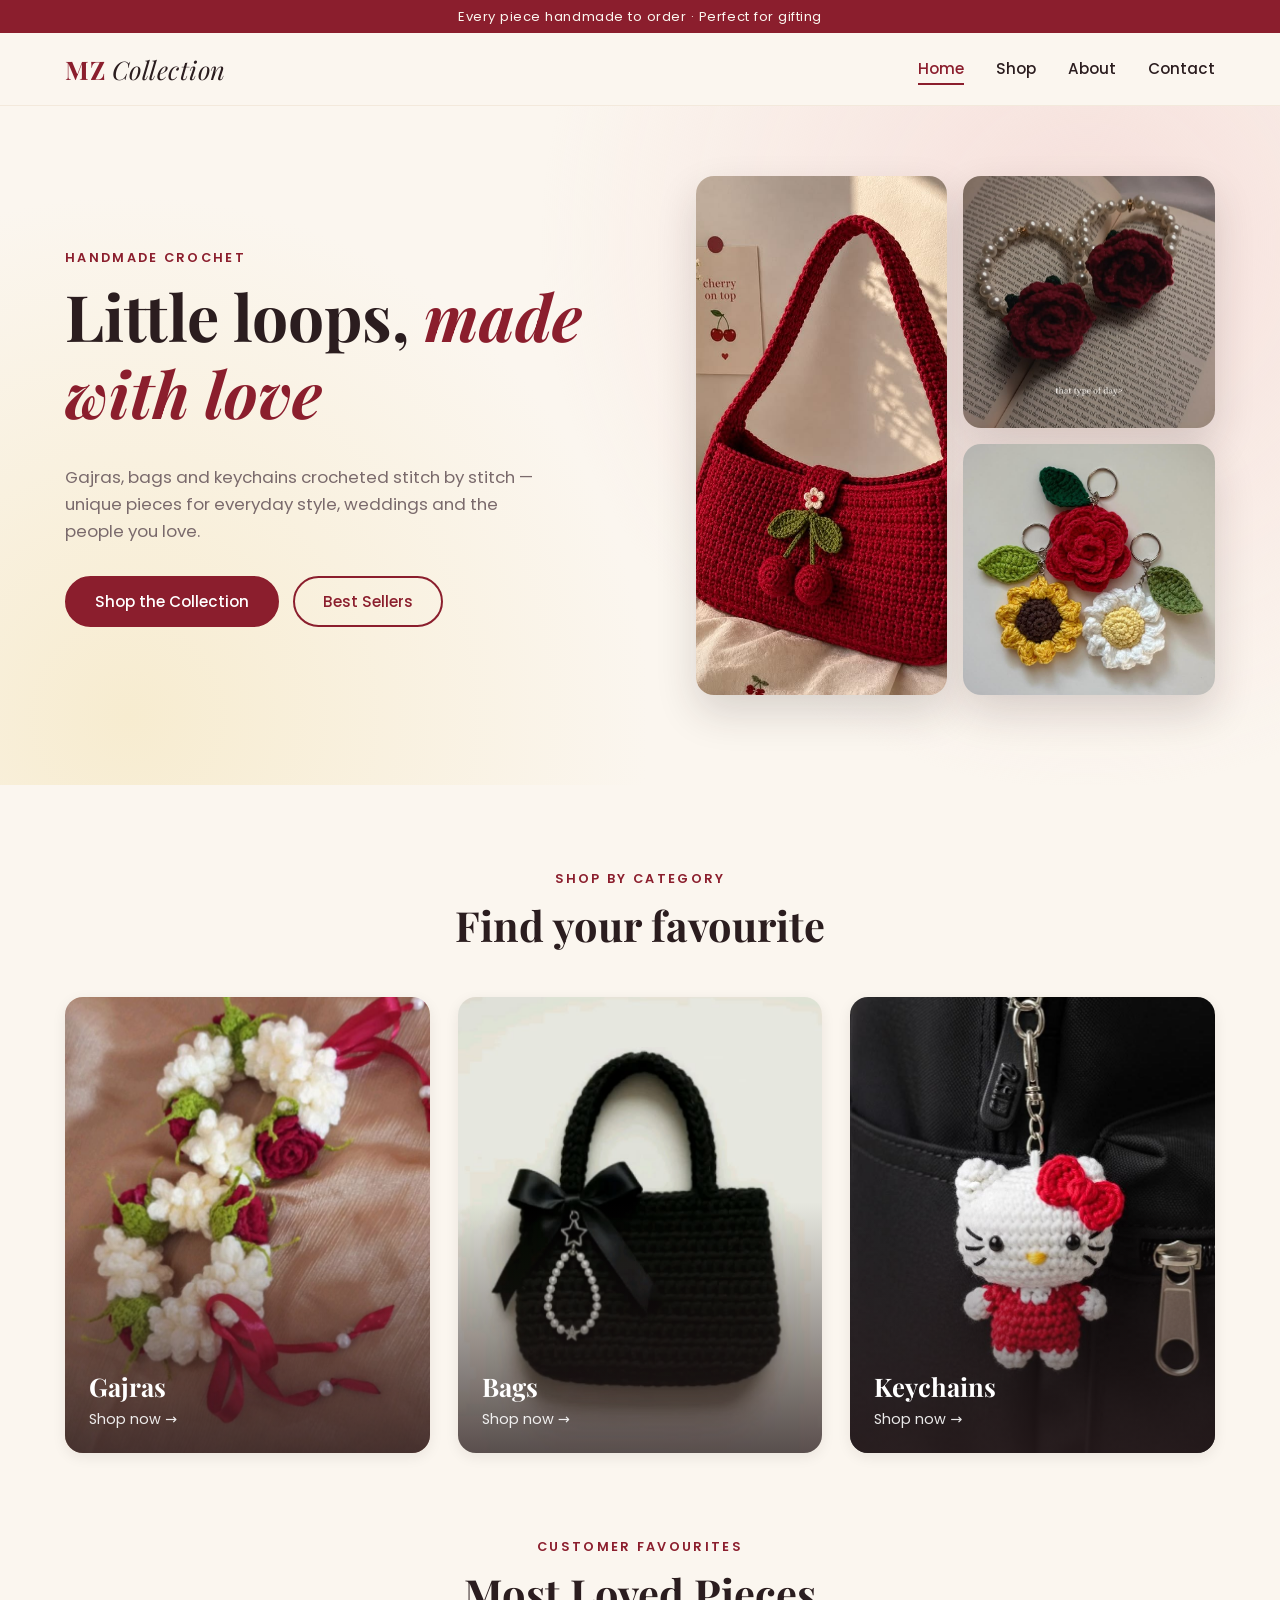
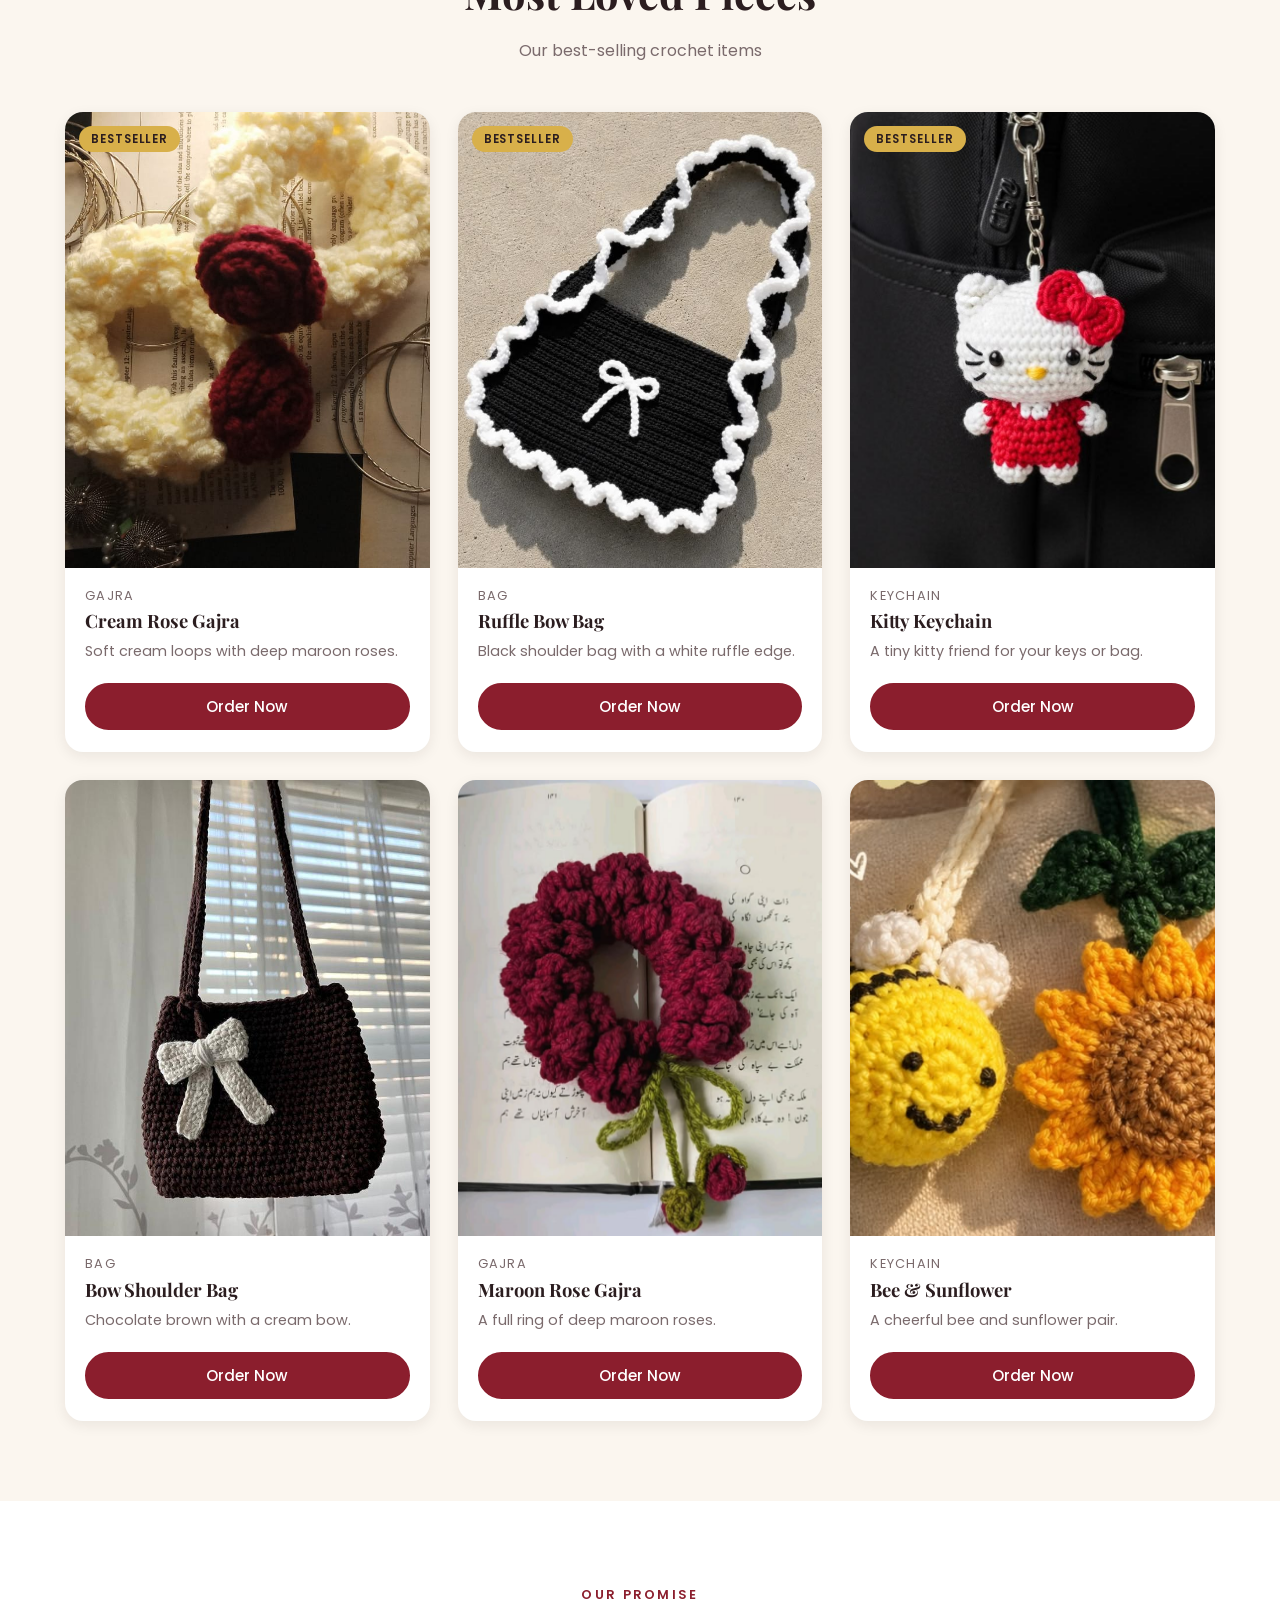
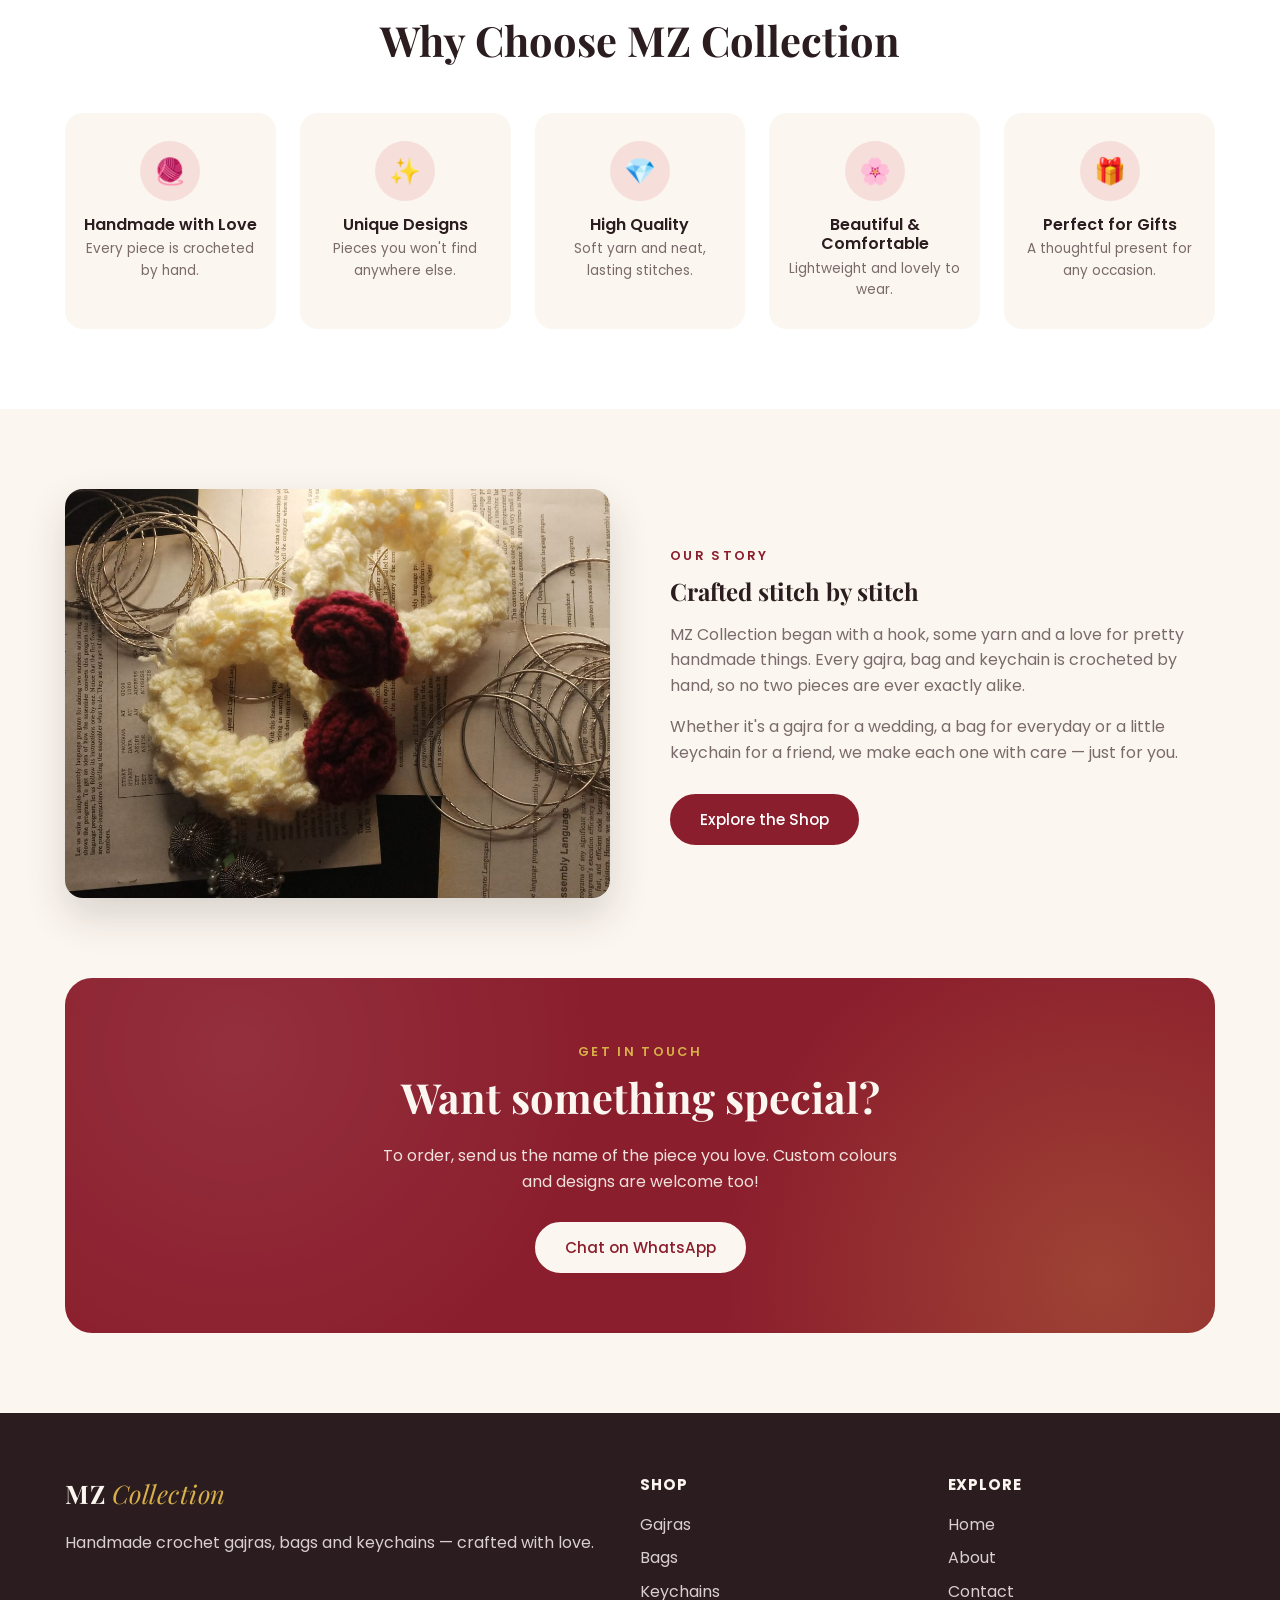
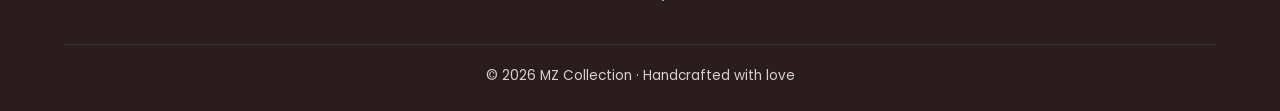
<file: index.html>
<!DOCTYPE html>
<html lang="en">
<head>
  <meta charset="UTF-8">
  <meta name="viewport" content="width=device-width, initial-scale=1.0">
  <title>MZ Collection | Handmade Crochet with Love</title>
  <meta name="description" content="Handmade crochet gajras, bags and keychains by MZ Collection — unique designs, perfect for gifts.">

  <link rel="preconnect" href="https://fonts.googleapis.com">
  <link rel="preconnect" href="https://fonts.gstatic.com" crossorigin>
  <link href="https://fonts.googleapis.com/css2?family=Playfair+Display:ital,wght@0,500;0,700;1,500&family=Poppins:wght@300;400;500;600&display=swap" rel="stylesheet">
  <link rel="stylesheet" href="assets/css/style.css">
</head>

<body>
  <!-- ========== Header ========== -->
  <header class="site-header">
    <div class="announcement">Every piece handmade to order &middot; Perfect for gifting</div>
    <nav class="nav container">
      <a href="index.html" class="logo">MZ <span>Collection</span></a>
      <button class="nav-toggle" aria-label="Open menu" aria-expanded="false">
        <span></span><span></span><span></span>
      </button>
      <ul class="nav-links">
        <li><a href="index.html" class="active">Home</a></li>
        <li><a href="#shop">Shop</a></li>
        <li><a href="#about">About</a></li>
        <li><a href="#contact">Contact</a></li>
      </ul>
    </nav>
  </header>

  <main>
    <!-- ========== Hero ========== -->
    <section class="hero">
      <div class="container hero-grid">
        <div class="reveal">
          <span class="eyebrow">Handmade Crochet</span>
          <h1>Little loops, <em>made with love</em></h1>
          <p>Gajras, bags and keychains crocheted stitch by stitch — unique pieces for everyday style, weddings and the people you love.</p>
          <div class="hero-actions">
            <a href="#shop" class="btn">Shop the Collection</a>
            <a href="#bestsellers" class="btn btn-outline">Best Sellers</a>
          </div>
        </div>
        <div class="hero-collage reveal">
          <img src="assets/images/bags/cherry-bag.jpeg" alt="Red crochet cherry bag">
          <img src="assets/images/gajras/pearl-rose-gajra.jpeg" alt="Pearl and rose crochet gajra">
          <img src="assets/images/keychains/flower-keychains.jpeg" alt="Crochet flower keychains">
        </div>
      </div>
    </section>

    <!-- ========== Categories ========== -->
    <section class="section" id="shop">
      <div class="container">
        <div class="section-title reveal">
          <span class="eyebrow">Shop by Category</span>
          <h2>Find your favourite</h2>
        </div>
        <div class="category-grid">
          <a href="pages/gajras.html" class="category-card reveal">
            <img src="assets/images/gajras/bridal-gajra.jpeg" alt="Crochet gajras">
            <div class="label">
              <h3>Gajras</h3>
              <span>Shop now &rarr;</span>
            </div>
          </a>
          <a href="pages/bags.html" class="category-card reveal">
            <img src="assets/images/bags/pearl-charm-bag.jpeg" alt="Crochet bags">
            <div class="label">
              <h3>Bags</h3>
              <span>Shop now &rarr;</span>
            </div>
          </a>
          <a href="pages/keychains.html" class="category-card reveal">
            <img src="assets/images/keychains/kitty-keychain.jpeg" alt="Crochet keychains">
            <div class="label">
              <h3>Keychains</h3>
              <span>Shop now &rarr;</span>
            </div>
          </a>
        </div>
      </div>
    </section>

    <!-- ========== Best sellers ========== -->
    <section class="section" id="bestsellers" style="padding-top: 0">
      <div class="container">
        <div class="section-title reveal">
          <span class="eyebrow">Customer Favourites</span>
          <h2>Most Loved Pieces</h2>
          <p>Our best-selling crochet items</p>
        </div>
        <div class="product-grid cols-3">
          <article class="product-card reveal">
            <div class="media">
              <span class="badge">Bestseller</span>
              <img src="assets/images/gajras/cream-rose-gajra.jpeg" alt="Cream rose crochet gajra">
            </div>
            <div class="info">
              <span class="category">Gajra</span>
              <h3>Cream Rose Gajra</h3>
              <p>Soft cream loops with deep maroon roses.</p>
              <a class="btn" data-order="Cream Rose Gajra">Order Now</a>
            </div>
          </article>
          <article class="product-card reveal">
            <div class="media">
              <span class="badge">Bestseller</span>
              <img src="assets/images/bags/ruffle-bag.jpeg" alt="Black crochet bag with white ruffle trim">
            </div>
            <div class="info">
              <span class="category">Bag</span>
              <h3>Ruffle Bow Bag</h3>
              <p>Black shoulder bag with a white ruffle edge.</p>
              <a class="btn" data-order="Ruffle Bow Bag">Order Now</a>
            </div>
          </article>
          <article class="product-card reveal">
            <div class="media">
              <span class="badge">Bestseller</span>
              <img src="assets/images/keychains/kitty-keychain.jpeg" alt="Kitty crochet keychain">
            </div>
            <div class="info">
              <span class="category">Keychain</span>
              <h3>Kitty Keychain</h3>
              <p>A tiny kitty friend for your keys or bag.</p>
              <a class="btn" data-order="Kitty Keychain">Order Now</a>
            </div>
          </article>
          <article class="product-card reveal">
            <div class="media">
              <img src="assets/images/bags/bow-shoulder-bag.jpeg" alt="Brown crochet bag with cream bow">
            </div>
            <div class="info">
              <span class="category">Bag</span>
              <h3>Bow Shoulder Bag</h3>
              <p>Chocolate brown with a cream bow.</p>
              <a class="btn" data-order="Bow Shoulder Bag">Order Now</a>
            </div>
          </article>
          <article class="product-card reveal">
            <div class="media">
              <img src="assets/images/gajras/rose-gajra.jpeg" alt="Maroon rose crochet gajra">
            </div>
            <div class="info">
              <span class="category">Gajra</span>
              <h3>Maroon Rose Gajra</h3>
              <p>A full ring of deep maroon roses.</p>
              <a class="btn" data-order="Maroon Rose Gajra">Order Now</a>
            </div>
          </article>
          <article class="product-card reveal">
            <div class="media">
              <img src="assets/images/keychains/bee-sunflower-keychain.jpeg" alt="Bee and sunflower crochet keychains">
            </div>
            <div class="info">
              <span class="category">Keychain</span>
              <h3>Bee &amp; Sunflower</h3>
              <p>A cheerful bee and sunflower pair.</p>
              <a class="btn" data-order="Bee &amp; Sunflower Keychain">Order Now</a>
            </div>
          </article>
        </div>
      </div>
    </section>

    <!-- ========== Why choose us ========== -->
    <section class="section features">
      <div class="container">
        <div class="section-title reveal">
          <span class="eyebrow">Our Promise</span>
          <h2>Why Choose MZ Collection</h2>
        </div>
        <div class="feature-grid">
          <div class="feature reveal">
            <div class="icon">🧶</div>
            <h3>Handmade with Love</h3>
            <p>Every piece is crocheted by hand.</p>
          </div>
          <div class="feature reveal">
            <div class="icon">✨</div>
            <h3>Unique Designs</h3>
            <p>Pieces you won't find anywhere else.</p>
          </div>
          <div class="feature reveal">
            <div class="icon">💎</div>
            <h3>High Quality</h3>
            <p>Soft yarn and neat, lasting stitches.</p>
          </div>
          <div class="feature reveal">
            <div class="icon">🌸</div>
            <h3>Beautiful &amp; Comfortable</h3>
            <p>Lightweight and lovely to wear.</p>
          </div>
          <div class="feature reveal">
            <div class="icon">🎁</div>
            <h3>Perfect for Gifts</h3>
            <p>A thoughtful present for any occasion.</p>
          </div>
        </div>
      </div>
    </section>

    <!-- ========== About ========== -->
    <section class="section" id="about">
      <div class="container about-grid">
        <img class="reveal" src="assets/images/gajras/cream-rose-gajra.jpeg" alt="Handmade crochet gajras">
        <div class="reveal">
          <span class="eyebrow">Our Story</span>
          <h2>Crafted stitch by stitch</h2>
          <p>MZ Collection began with a hook, some yarn and a love for pretty handmade things. Every gajra, bag and keychain is crocheted by hand, so no two pieces are ever exactly alike.</p>
          <p>Whether it's a gajra for a wedding, a bag for everyday or a little keychain for a friend, we make each one with care — just for you.</p>
          <a href="#shop" class="btn" style="margin-top: 12px">Explore the Shop</a>
        </div>
      </div>
    </section>

    <!-- ========== Contact ========== -->
    <section class="section" id="contact" style="padding-top: 0">
      <div class="container">
        <div class="contact-box reveal">
          <span class="eyebrow" style="color: var(--mustard)">Get in Touch</span>
          <h2>Want something special?</h2>
          <p>To order, send us the name of the piece you love. Custom colours and designs are welcome too!</p>
          <a class="btn" data-order="">Chat on WhatsApp</a>
        </div>
      </div>
    </section>
  </main>

  <!-- ========== Footer ========== -->
  <footer class="site-footer">
    <div class="container">
      <div class="footer-grid">
        <div>
          <a href="index.html" class="logo">MZ <span>Collection</span></a>
          <p>Handmade crochet gajras, bags and keychains — crafted with love.</p>
        </div>
        <div>
          <h4>Shop</h4>
          <ul>
            <li><a href="pages/gajras.html">Gajras</a></li>
            <li><a href="pages/bags.html">Bags</a></li>
            <li><a href="pages/keychains.html">Keychains</a></li>
          </ul>
        </div>
        <div>
          <h4>Explore</h4>
          <ul>
            <li><a href="index.html">Home</a></li>
            <li><a href="#about">About</a></li>
            <li><a href="#contact">Contact</a></li>
          </ul>
        </div>
      </div>
      <div class="footer-bottom">
        &copy; <span data-year>2026</span> MZ Collection &middot; Handcrafted with love
      </div>
    </div>
  </footer>

  <script src="assets/js/main.js"></script>
</body>
</html>
</file>
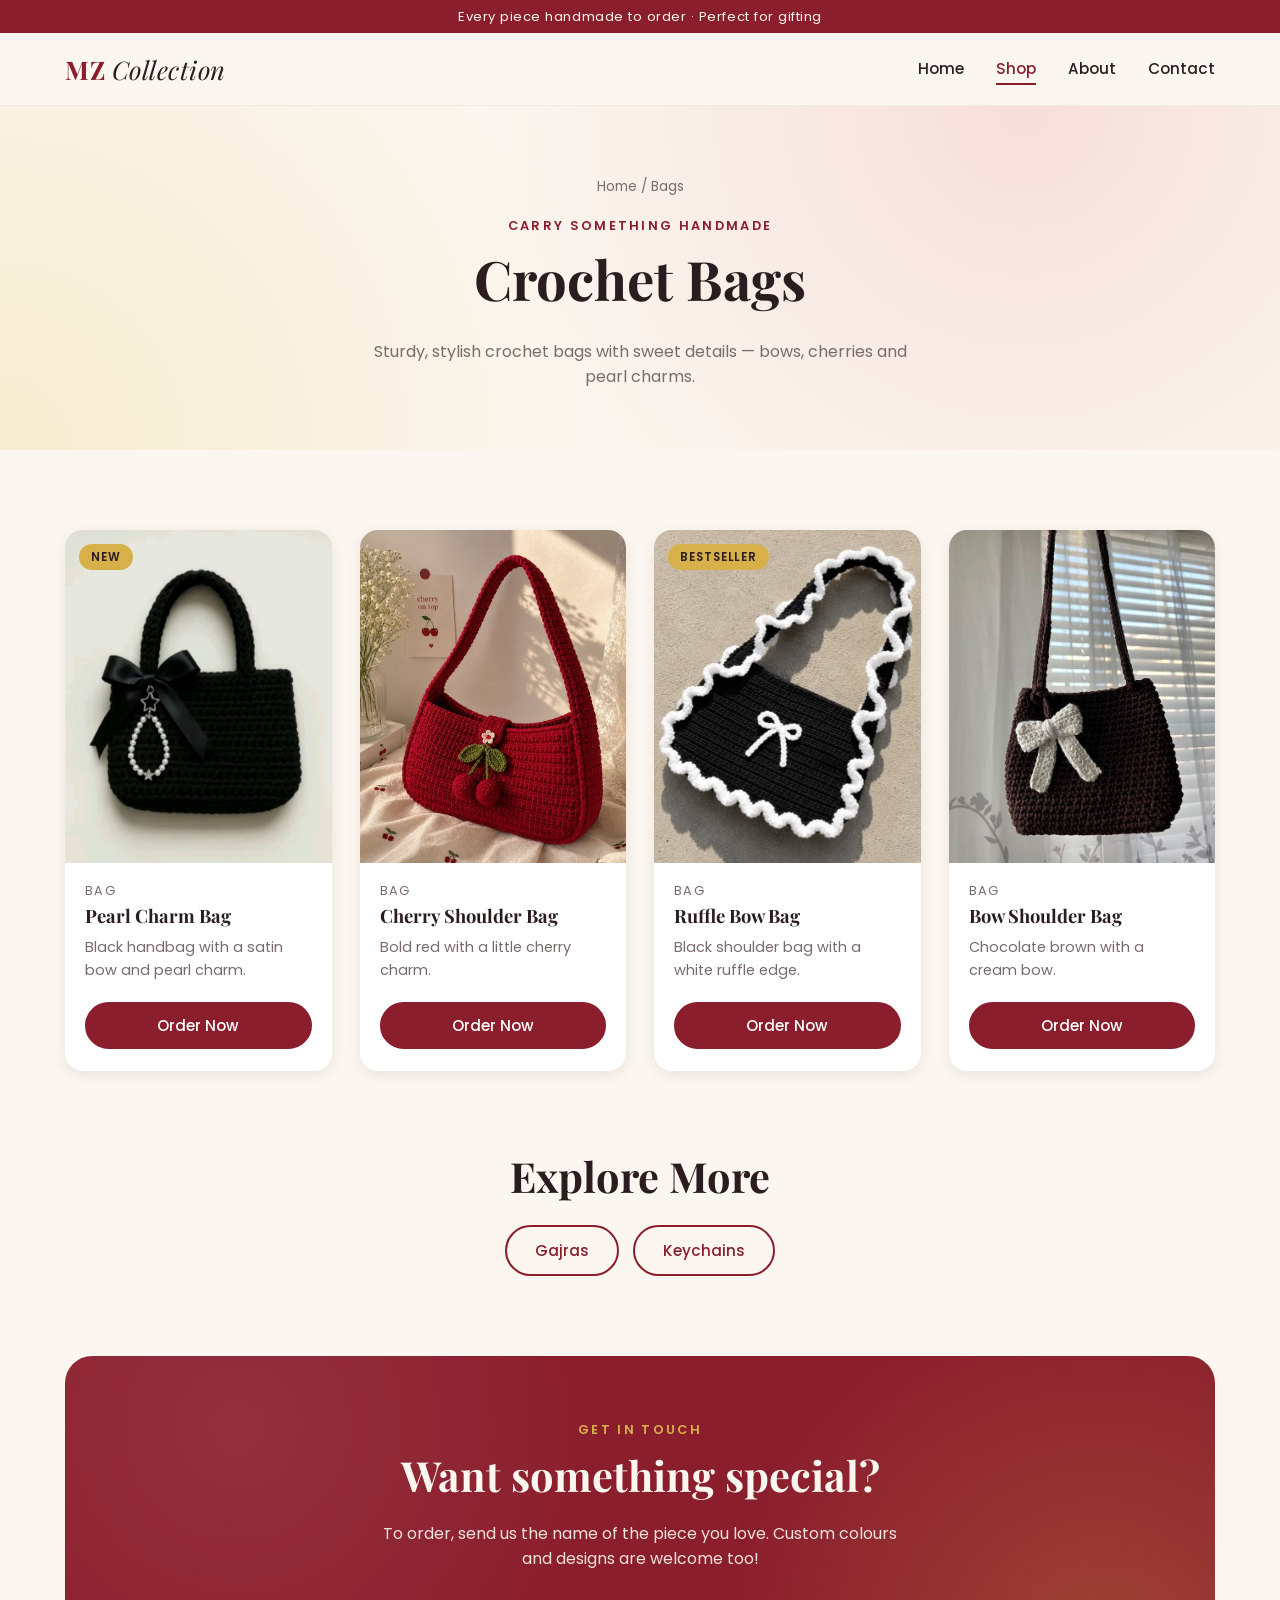
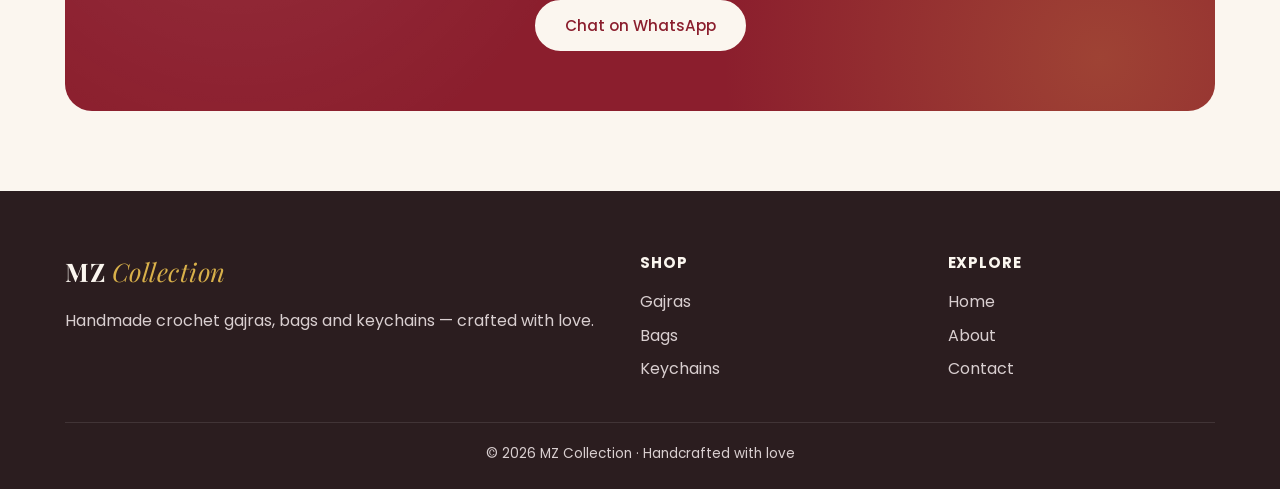
<file: pages/bags.html>
<!DOCTYPE html>
<html lang="en">
<head>
  <meta charset="UTF-8">
  <meta name="viewport" content="width=device-width, initial-scale=1.0">
  <title>Crochet Bags | MZ Collection</title>
  <meta name="description" content="Sturdy, stylish crochet bags with sweet details — bows, cherries and pearl charms.">

  <link rel="preconnect" href="https://fonts.googleapis.com">
  <link rel="preconnect" href="https://fonts.gstatic.com" crossorigin>
  <link href="https://fonts.googleapis.com/css2?family=Playfair+Display:ital,wght@0,500;0,700;1,500&family=Poppins:wght@300;400;500;600&display=swap" rel="stylesheet">
  <link rel="stylesheet" href="../assets/css/style.css">
</head>

<body>
  <!-- ========== Header ========== -->
  <header class="site-header">
    <div class="announcement">Every piece handmade to order &middot; Perfect for gifting</div>
    <nav class="nav container">
      <a href="../index.html" class="logo">MZ <span>Collection</span></a>
      <button class="nav-toggle" aria-label="Open menu" aria-expanded="false">
        <span></span><span></span><span></span>
      </button>
      <ul class="nav-links">
        <li><a href="../index.html">Home</a></li>
        <li><a href="../index.html#shop" class="active">Shop</a></li>
        <li><a href="../index.html#about">About</a></li>
        <li><a href="#contact">Contact</a></li>
      </ul>
    </nav>
  </header>

  <main>
    <!-- ========== Banner ========== -->
    <section class="page-banner">
      <div class="container reveal">
        <div class="breadcrumb"><a href="../index.html">Home</a> / Bags</div>
        <span class="eyebrow">Carry Something Handmade</span>
        <h1>Crochet Bags</h1>
        <p>Sturdy, stylish crochet bags with sweet details — bows, cherries and pearl charms.</p>
      </div>
    </section>

    <!-- ========== Products ========== -->
    <section class="section">
      <div class="container">
        <div class="product-grid">
          <article class="product-card reveal">
            <div class="media">
              <span class="badge">New</span>
              <img src="../assets/images/bags/pearl-charm-bag.jpeg" alt="Pearl Charm Bag — crochet bag">
            </div>
            <div class="info">
              <span class="category">Bag</span>
              <h3>Pearl Charm Bag</h3>
              <p>Black handbag with a satin bow and pearl charm.</p>
              <a class="btn" data-order="Pearl Charm Bag">Order Now</a>
            </div>
          </article>
          <article class="product-card reveal">
            <div class="media">
              <img src="../assets/images/bags/cherry-bag.jpeg" alt="Cherry Shoulder Bag — crochet bag">
            </div>
            <div class="info">
              <span class="category">Bag</span>
              <h3>Cherry Shoulder Bag</h3>
              <p>Bold red with a little cherry charm.</p>
              <a class="btn" data-order="Cherry Shoulder Bag">Order Now</a>
            </div>
          </article>
          <article class="product-card reveal">
            <div class="media">
              <span class="badge">Bestseller</span>
              <img src="../assets/images/bags/ruffle-bag.jpeg" alt="Ruffle Bow Bag — crochet bag">
            </div>
            <div class="info">
              <span class="category">Bag</span>
              <h3>Ruffle Bow Bag</h3>
              <p>Black shoulder bag with a white ruffle edge.</p>
              <a class="btn" data-order="Ruffle Bow Bag">Order Now</a>
            </div>
          </article>
          <article class="product-card reveal">
            <div class="media">
              <img src="../assets/images/bags/bow-shoulder-bag.jpeg" alt="Bow Shoulder Bag — crochet bag">
            </div>
            <div class="info">
              <span class="category">Bag</span>
              <h3>Bow Shoulder Bag</h3>
              <p>Chocolate brown with a cream bow.</p>
              <a class="btn" data-order="Bow Shoulder Bag">Order Now</a>
            </div>
          </article>
        </div>
      </div>
    </section>

    <!-- ========== More categories ========== -->
    <section class="section" style="padding-top: 0">
      <div class="container">
        <div class="section-title reveal" style="margin-bottom: 24px">
          <h2>Explore More</h2>
        </div>
        <div class="other-categories reveal">
          <a href="gajras.html" class="btn btn-outline">Gajras</a>
          <a href="keychains.html" class="btn btn-outline">Keychains</a>
        </div>
      </div>
    </section>

    <!-- ========== Contact ========== -->
    <section class="section" id="contact" style="padding-top: 0">
      <div class="container">
        <div class="contact-box reveal">
          <span class="eyebrow" style="color: var(--mustard)">Get in Touch</span>
          <h2>Want something special?</h2>
          <p>To order, send us the name of the piece you love. Custom colours and designs are welcome too!</p>
          <a class="btn" data-order="">Chat on WhatsApp</a>
        </div>
      </div>
    </section>
  </main>

  <!-- ========== Footer ========== -->
  <footer class="site-footer">
    <div class="container">
      <div class="footer-grid">
        <div>
          <a href="../index.html" class="logo">MZ <span>Collection</span></a>
          <p>Handmade crochet gajras, bags and keychains — crafted with love.</p>
        </div>
        <div>
          <h4>Shop</h4>
          <ul>
            <li><a href="gajras.html">Gajras</a></li>
            <li><a href="bags.html" class="active">Bags</a></li>
            <li><a href="keychains.html">Keychains</a></li>
          </ul>
        </div>
        <div>
          <h4>Explore</h4>
          <ul>
            <li><a href="../index.html">Home</a></li>
            <li><a href="../index.html#about">About</a></li>
            <li><a href="#contact">Contact</a></li>
          </ul>
        </div>
      </div>
      <div class="footer-bottom">
        &copy; <span data-year>2026</span> MZ Collection &middot; Handcrafted with love
      </div>
    </div>
  </footer>

  <script src="../assets/js/main.js"></script>
</body>
</html>
</file>
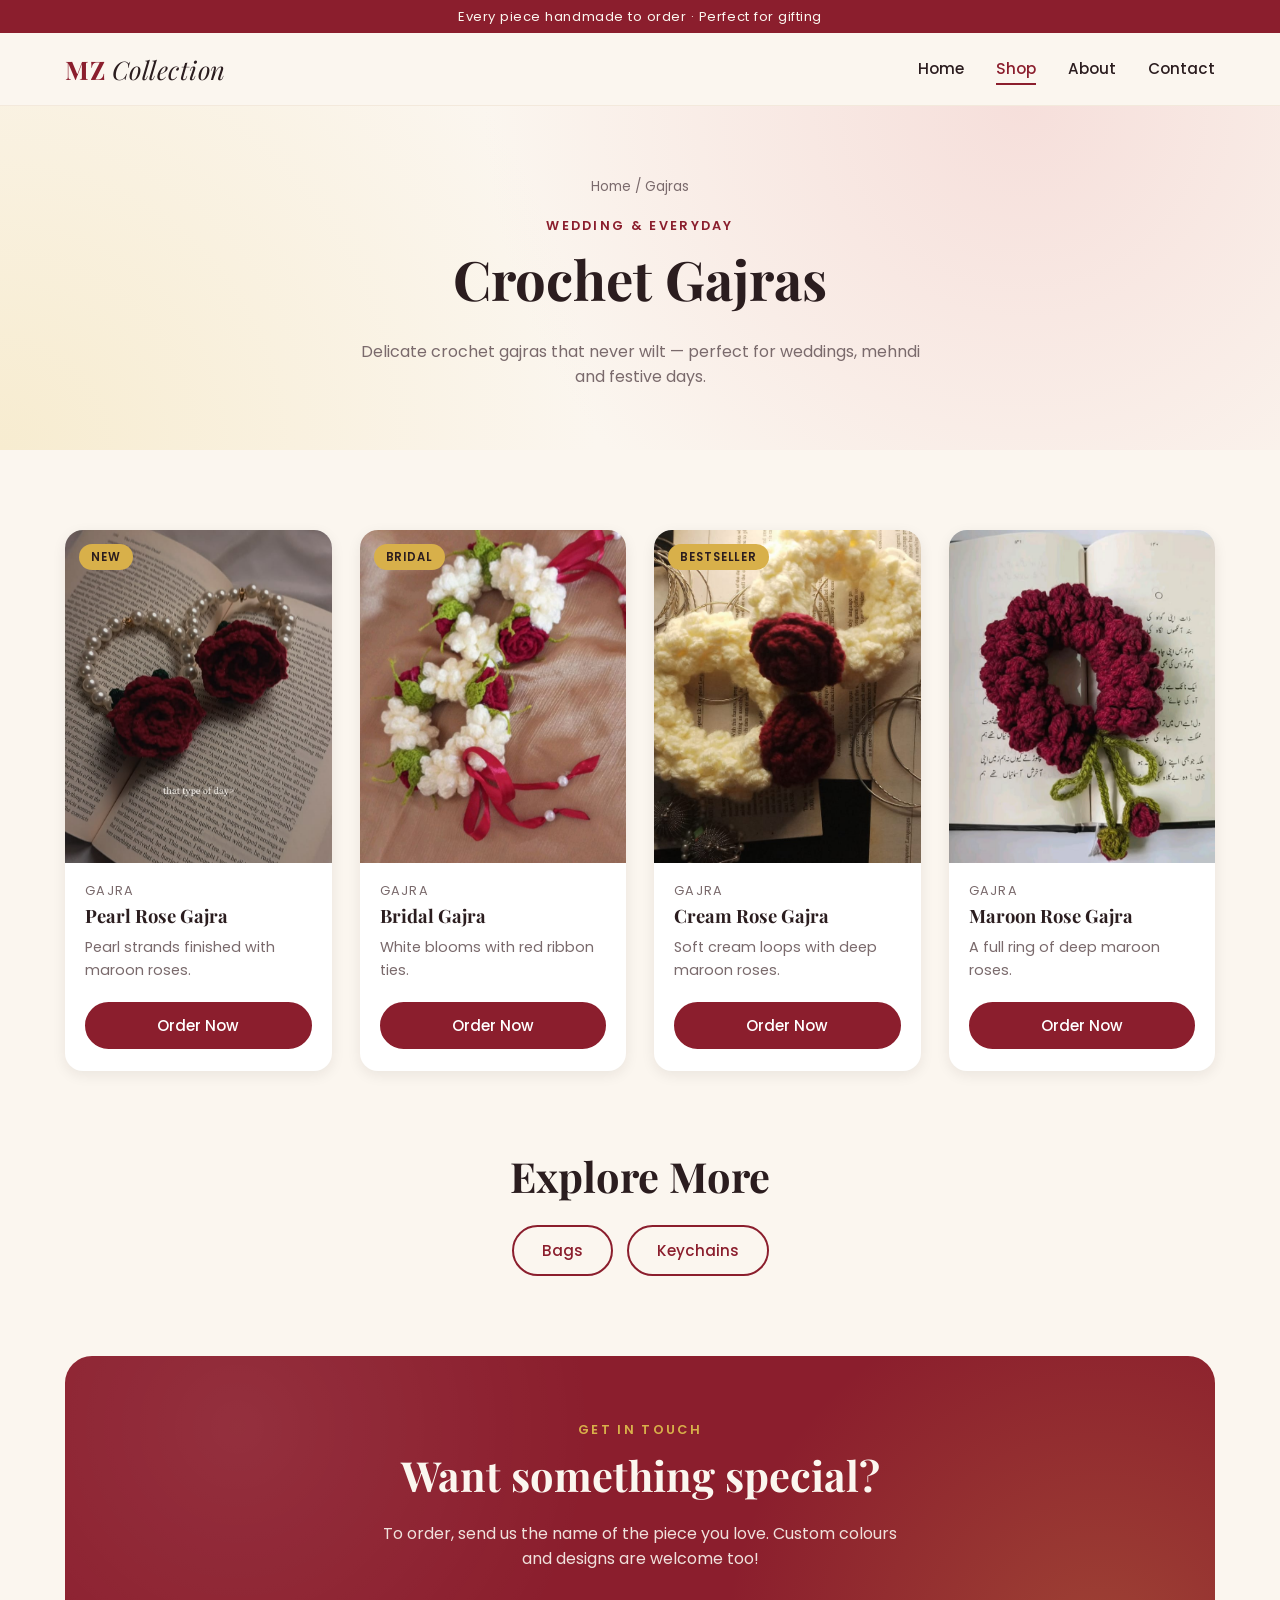
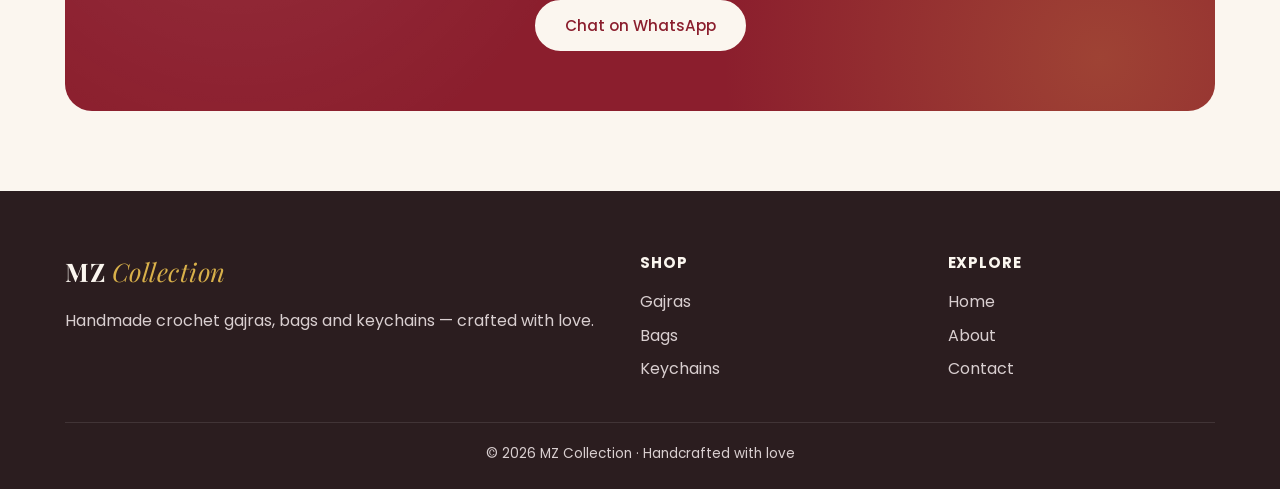
<file: pages/gajras.html>
<!DOCTYPE html>
<html lang="en">
<head>
  <meta charset="UTF-8">
  <meta name="viewport" content="width=device-width, initial-scale=1.0">
  <title>Crochet Gajras | MZ Collection</title>
  <meta name="description" content="Delicate crochet gajras that never wilt — perfect for weddings, mehndi and festive days.">

  <link rel="preconnect" href="https://fonts.googleapis.com">
  <link rel="preconnect" href="https://fonts.gstatic.com" crossorigin>
  <link href="https://fonts.googleapis.com/css2?family=Playfair+Display:ital,wght@0,500;0,700;1,500&family=Poppins:wght@300;400;500;600&display=swap" rel="stylesheet">
  <link rel="stylesheet" href="../assets/css/style.css">
</head>

<body>
  <!-- ========== Header ========== -->
  <header class="site-header">
    <div class="announcement">Every piece handmade to order &middot; Perfect for gifting</div>
    <nav class="nav container">
      <a href="../index.html" class="logo">MZ <span>Collection</span></a>
      <button class="nav-toggle" aria-label="Open menu" aria-expanded="false">
        <span></span><span></span><span></span>
      </button>
      <ul class="nav-links">
        <li><a href="../index.html">Home</a></li>
        <li><a href="../index.html#shop" class="active">Shop</a></li>
        <li><a href="../index.html#about">About</a></li>
        <li><a href="#contact">Contact</a></li>
      </ul>
    </nav>
  </header>

  <main>
    <!-- ========== Banner ========== -->
    <section class="page-banner">
      <div class="container reveal">
        <div class="breadcrumb"><a href="../index.html">Home</a> / Gajras</div>
        <span class="eyebrow">Wedding & Everyday</span>
        <h1>Crochet Gajras</h1>
        <p>Delicate crochet gajras that never wilt — perfect for weddings, mehndi and festive days.</p>
      </div>
    </section>

    <!-- ========== Products ========== -->
    <section class="section">
      <div class="container">
        <div class="product-grid">
          <article class="product-card reveal">
            <div class="media">
              <span class="badge">New</span>
              <img src="../assets/images/gajras/pearl-rose-gajra.jpeg" alt="Pearl Rose Gajra — crochet gajra">
            </div>
            <div class="info">
              <span class="category">Gajra</span>
              <h3>Pearl Rose Gajra</h3>
              <p>Pearl strands finished with maroon roses.</p>
              <a class="btn" data-order="Pearl Rose Gajra">Order Now</a>
            </div>
          </article>
          <article class="product-card reveal">
            <div class="media">
              <span class="badge">Bridal</span>
              <img src="../assets/images/gajras/bridal-gajra.jpeg" alt="Bridal Gajra — crochet gajra">
            </div>
            <div class="info">
              <span class="category">Gajra</span>
              <h3>Bridal Gajra</h3>
              <p>White blooms with red ribbon ties.</p>
              <a class="btn" data-order="Bridal Gajra">Order Now</a>
            </div>
          </article>
          <article class="product-card reveal">
            <div class="media">
              <span class="badge">Bestseller</span>
              <img src="../assets/images/gajras/cream-rose-gajra.jpeg" alt="Cream Rose Gajra — crochet gajra">
            </div>
            <div class="info">
              <span class="category">Gajra</span>
              <h3>Cream Rose Gajra</h3>
              <p>Soft cream loops with deep maroon roses.</p>
              <a class="btn" data-order="Cream Rose Gajra">Order Now</a>
            </div>
          </article>
          <article class="product-card reveal">
            <div class="media">
              <img src="../assets/images/gajras/rose-gajra.jpeg" alt="Maroon Rose Gajra — crochet gajra">
            </div>
            <div class="info">
              <span class="category">Gajra</span>
              <h3>Maroon Rose Gajra</h3>
              <p>A full ring of deep maroon roses.</p>
              <a class="btn" data-order="Maroon Rose Gajra">Order Now</a>
            </div>
          </article>
        </div>
      </div>
    </section>

    <!-- ========== More categories ========== -->
    <section class="section" style="padding-top: 0">
      <div class="container">
        <div class="section-title reveal" style="margin-bottom: 24px">
          <h2>Explore More</h2>
        </div>
        <div class="other-categories reveal">
          <a href="bags.html" class="btn btn-outline">Bags</a>
          <a href="keychains.html" class="btn btn-outline">Keychains</a>
        </div>
      </div>
    </section>

    <!-- ========== Contact ========== -->
    <section class="section" id="contact" style="padding-top: 0">
      <div class="container">
        <div class="contact-box reveal">
          <span class="eyebrow" style="color: var(--mustard)">Get in Touch</span>
          <h2>Want something special?</h2>
          <p>To order, send us the name of the piece you love. Custom colours and designs are welcome too!</p>
          <a class="btn" data-order="">Chat on WhatsApp</a>
        </div>
      </div>
    </section>
  </main>

  <!-- ========== Footer ========== -->
  <footer class="site-footer">
    <div class="container">
      <div class="footer-grid">
        <div>
          <a href="../index.html" class="logo">MZ <span>Collection</span></a>
          <p>Handmade crochet gajras, bags and keychains — crafted with love.</p>
        </div>
        <div>
          <h4>Shop</h4>
          <ul>
            <li><a href="gajras.html" class="active">Gajras</a></li>
            <li><a href="bags.html">Bags</a></li>
            <li><a href="keychains.html">Keychains</a></li>
          </ul>
        </div>
        <div>
          <h4>Explore</h4>
          <ul>
            <li><a href="../index.html">Home</a></li>
            <li><a href="../index.html#about">About</a></li>
            <li><a href="#contact">Contact</a></li>
          </ul>
        </div>
      </div>
      <div class="footer-bottom">
        &copy; <span data-year>2026</span> MZ Collection &middot; Handcrafted with love
      </div>
    </div>
  </footer>

  <script src="../assets/js/main.js"></script>
</body>
</html>
</file>
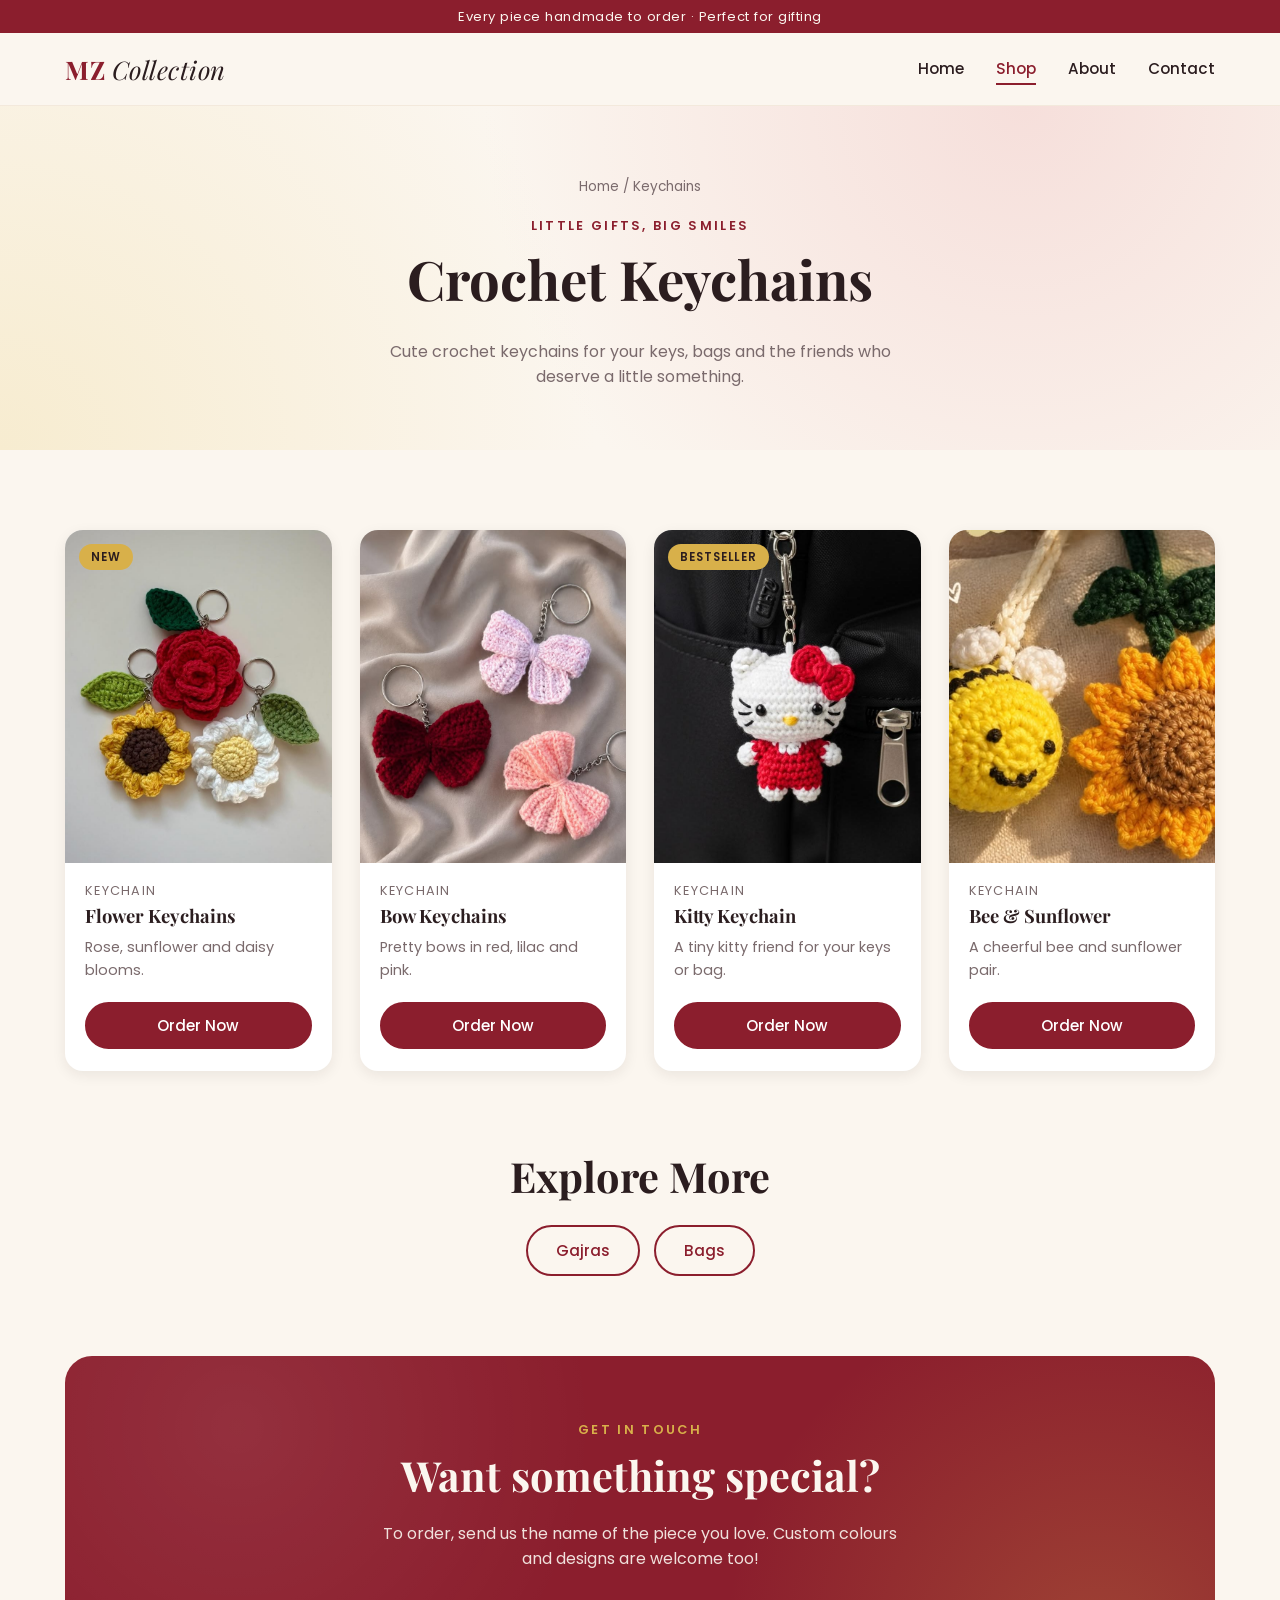
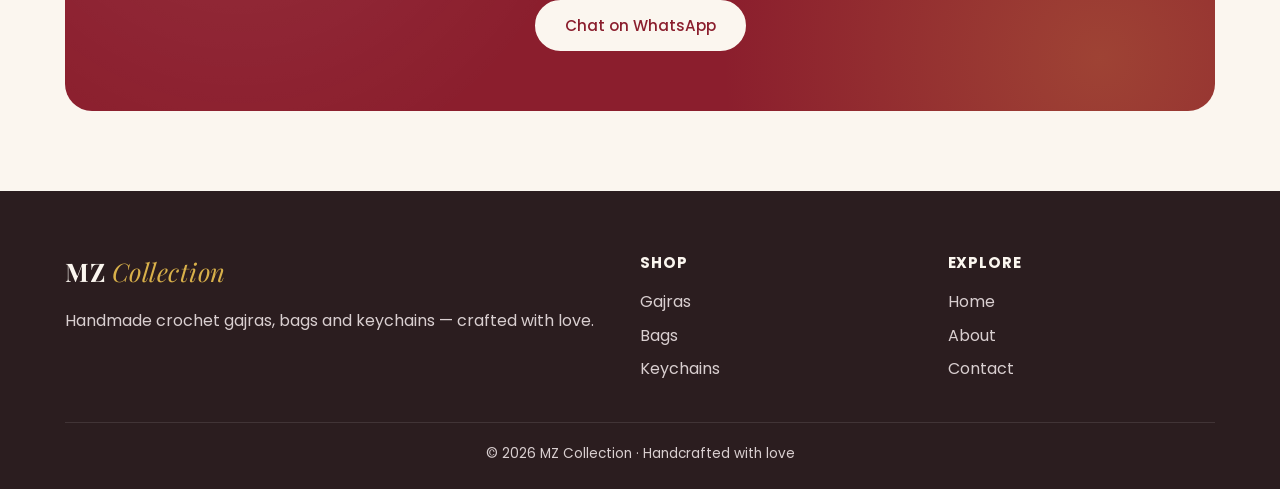
<file: pages/keychains.html>
<!DOCTYPE html>
<html lang="en">
<head>
  <meta charset="UTF-8">
  <meta name="viewport" content="width=device-width, initial-scale=1.0">
  <title>Crochet Keychains | MZ Collection</title>
  <meta name="description" content="Cute crochet keychains for your keys, bags and the friends who deserve a little something.">

  <link rel="preconnect" href="https://fonts.googleapis.com">
  <link rel="preconnect" href="https://fonts.gstatic.com" crossorigin>
  <link href="https://fonts.googleapis.com/css2?family=Playfair+Display:ital,wght@0,500;0,700;1,500&family=Poppins:wght@300;400;500;600&display=swap" rel="stylesheet">
  <link rel="stylesheet" href="../assets/css/style.css">
</head>

<body>
  <!-- ========== Header ========== -->
  <header class="site-header">
    <div class="announcement">Every piece handmade to order &middot; Perfect for gifting</div>
    <nav class="nav container">
      <a href="../index.html" class="logo">MZ <span>Collection</span></a>
      <button class="nav-toggle" aria-label="Open menu" aria-expanded="false">
        <span></span><span></span><span></span>
      </button>
      <ul class="nav-links">
        <li><a href="../index.html">Home</a></li>
        <li><a href="../index.html#shop" class="active">Shop</a></li>
        <li><a href="../index.html#about">About</a></li>
        <li><a href="#contact">Contact</a></li>
      </ul>
    </nav>
  </header>

  <main>
    <!-- ========== Banner ========== -->
    <section class="page-banner">
      <div class="container reveal">
        <div class="breadcrumb"><a href="../index.html">Home</a> / Keychains</div>
        <span class="eyebrow">Little Gifts, Big Smiles</span>
        <h1>Crochet Keychains</h1>
        <p>Cute crochet keychains for your keys, bags and the friends who deserve a little something.</p>
      </div>
    </section>

    <!-- ========== Products ========== -->
    <section class="section">
      <div class="container">
        <div class="product-grid">
          <article class="product-card reveal">
            <div class="media">
              <span class="badge">New</span>
              <img src="../assets/images/keychains/flower-keychains.jpeg" alt="Flower Keychains — crochet keychain">
            </div>
            <div class="info">
              <span class="category">Keychain</span>
              <h3>Flower Keychains</h3>
              <p>Rose, sunflower and daisy blooms.</p>
              <a class="btn" data-order="Flower Keychains">Order Now</a>
            </div>
          </article>
          <article class="product-card reveal">
            <div class="media">
              <img src="../assets/images/keychains/bow-keychains.jpeg" alt="Bow Keychains — crochet keychain">
            </div>
            <div class="info">
              <span class="category">Keychain</span>
              <h3>Bow Keychains</h3>
              <p>Pretty bows in red, lilac and pink.</p>
              <a class="btn" data-order="Bow Keychains">Order Now</a>
            </div>
          </article>
          <article class="product-card reveal">
            <div class="media">
              <span class="badge">Bestseller</span>
              <img src="../assets/images/keychains/kitty-keychain.jpeg" alt="Kitty Keychain — crochet keychain">
            </div>
            <div class="info">
              <span class="category">Keychain</span>
              <h3>Kitty Keychain</h3>
              <p>A tiny kitty friend for your keys or bag.</p>
              <a class="btn" data-order="Kitty Keychain">Order Now</a>
            </div>
          </article>
          <article class="product-card reveal">
            <div class="media">
              <img src="../assets/images/keychains/bee-sunflower-keychain.jpeg" alt="Bee &amp; Sunflower — crochet keychain">
            </div>
            <div class="info">
              <span class="category">Keychain</span>
              <h3>Bee &amp; Sunflower</h3>
              <p>A cheerful bee and sunflower pair.</p>
              <a class="btn" data-order="Bee &amp; Sunflower">Order Now</a>
            </div>
          </article>
        </div>
      </div>
    </section>

    <!-- ========== More categories ========== -->
    <section class="section" style="padding-top: 0">
      <div class="container">
        <div class="section-title reveal" style="margin-bottom: 24px">
          <h2>Explore More</h2>
        </div>
        <div class="other-categories reveal">
          <a href="gajras.html" class="btn btn-outline">Gajras</a>
          <a href="bags.html" class="btn btn-outline">Bags</a>
        </div>
      </div>
    </section>

    <!-- ========== Contact ========== -->
    <section class="section" id="contact" style="padding-top: 0">
      <div class="container">
        <div class="contact-box reveal">
          <span class="eyebrow" style="color: var(--mustard)">Get in Touch</span>
          <h2>Want something special?</h2>
          <p>To order, send us the name of the piece you love. Custom colours and designs are welcome too!</p>
          <a class="btn" data-order="">Chat on WhatsApp</a>
        </div>
      </div>
    </section>
  </main>

  <!-- ========== Footer ========== -->
  <footer class="site-footer">
    <div class="container">
      <div class="footer-grid">
        <div>
          <a href="../index.html" class="logo">MZ <span>Collection</span></a>
          <p>Handmade crochet gajras, bags and keychains — crafted with love.</p>
        </div>
        <div>
          <h4>Shop</h4>
          <ul>
            <li><a href="gajras.html">Gajras</a></li>
            <li><a href="bags.html">Bags</a></li>
            <li><a href="keychains.html" class="active">Keychains</a></li>
          </ul>
        </div>
        <div>
          <h4>Explore</h4>
          <ul>
            <li><a href="../index.html">Home</a></li>
            <li><a href="../index.html#about">About</a></li>
            <li><a href="#contact">Contact</a></li>
          </ul>
        </div>
      </div>
      <div class="footer-bottom">
        &copy; <span data-year>2026</span> MZ Collection &middot; Handcrafted with love
      </div>
    </div>
  </footer>

  <script src="../assets/js/main.js"></script>
</body>
</html>
</file>
<file: assets/css/style.css>
/* =========================================================
   MZ Collection — shared stylesheet
   ========================================================= */

:root {
  --cream: #fbf6ef;
  --cream-dark: #f3e9dc;
  --blush: #f6dfdb;
  --burgundy: #8b1e2d;
  --burgundy-dark: #6a1520;
  --mustard: #d8b04a;
  --ink: #2b1d1f;
  --muted: #7a6a6c;
  --white: #ffffff;

  --font-heading: "Playfair Display", Georgia, serif;
  --font-body: "Poppins", system-ui, sans-serif;

  --radius: 18px;
  --shadow-sm: 0 4px 14px rgba(43, 29, 31, 0.08);
  --shadow-lg: 0 18px 40px rgba(43, 29, 31, 0.16);
  --container: 1150px;
}

*,
*::before,
*::after {
  box-sizing: border-box;
}

html {
  scroll-behavior: smooth;
}

body {
  margin: 0;
  font-family: var(--font-body);
  color: var(--ink);
  background: var(--cream);
  line-height: 1.6;
}

img {
  max-width: 100%;
  display: block;
}

a {
  color: inherit;
  text-decoration: none;
}

h1,
h2,
h3 {
  font-family: var(--font-heading);
  line-height: 1.2;
  margin: 0 0 0.5em;
}

.container {
  width: min(var(--container), 100% - 32px);
  margin-inline: auto;
}

.section {
  padding: 80px 0;
}

.section-title {
  text-align: center;
  margin-bottom: 48px;
}

.section-title h2 {
  font-size: clamp(1.8rem, 4vw, 2.6rem);
}

.section-title p {
  color: var(--muted);
  margin: 0;
}

.eyebrow {
  display: inline-block;
  font-size: 0.8rem;
  font-weight: 600;
  letter-spacing: 0.18em;
  text-transform: uppercase;
  color: var(--burgundy);
  margin-bottom: 10px;
}

/* ---------- Buttons ---------- */

.btn {
  display: inline-flex;
  align-items: center;
  justify-content: center;
  gap: 8px;
  padding: 12px 28px;
  border-radius: 999px;
  border: 2px solid var(--burgundy);
  background: var(--burgundy);
  color: var(--white);
  font: 500 0.95rem var(--font-body);
  cursor: pointer;
  transition: background 0.25s, color 0.25s, transform 0.25s, box-shadow 0.25s;
}

.btn:hover {
  background: var(--burgundy-dark);
  border-color: var(--burgundy-dark);
  transform: translateY(-2px);
  box-shadow: 0 8px 20px rgba(139, 30, 45, 0.3);
}

.btn-outline {
  background: transparent;
  color: var(--burgundy);
}

.btn-outline:hover {
  color: var(--white);
}

/* ---------- Header / Nav ---------- */

.site-header {
  position: sticky;
  top: 0;
  z-index: 50;
  background: rgba(251, 246, 239, 0.92);
  backdrop-filter: blur(10px);
  border-bottom: 1px solid var(--cream-dark);
}

.announcement {
  background: var(--burgundy);
  color: var(--cream);
  text-align: center;
  font-size: 0.82rem;
  padding: 6px 16px;
  letter-spacing: 0.04em;
}

.nav {
  display: flex;
  align-items: center;
  justify-content: space-between;
  height: 72px;
}

.logo {
  font-family: var(--font-heading);
  font-size: 1.6rem;
  font-weight: 700;
  color: var(--burgundy);
  letter-spacing: 0.02em;
}

.logo span {
  color: var(--ink);
  font-weight: 400;
  font-style: italic;
}

.nav-links {
  display: flex;
  gap: 32px;
  list-style: none;
  margin: 0;
  padding: 0;
}

.nav-links a {
  position: relative;
  font-weight: 500;
  font-size: 0.95rem;
  padding: 4px 0;
}

.nav-links a::after {
  content: "";
  position: absolute;
  left: 0;
  bottom: -2px;
  width: 0;
  height: 2px;
  background: var(--burgundy);
  transition: width 0.25s;
}

.nav-links a:hover::after,
.nav-links a.active::after {
  width: 100%;
}

.nav-links a.active {
  color: var(--burgundy);
}

.nav-toggle {
  display: none;
  background: none;
  border: 0;
  cursor: pointer;
  padding: 8px;
}

.nav-toggle span {
  display: block;
  width: 24px;
  height: 2px;
  margin: 5px 0;
  background: var(--ink);
  transition: transform 0.3s, opacity 0.3s;
}

/* ---------- Hero (home) ---------- */

.hero {
  padding: 70px 0 90px;
  background:
    radial-gradient(circle at 85% 20%, var(--blush) 0, transparent 45%),
    radial-gradient(circle at 10% 90%, #f7ecd0 0, transparent 40%);
}

.hero-grid {
  display: grid;
  grid-template-columns: 1.1fr 1fr;
  align-items: center;
  gap: 60px;
}

.hero h1 {
  font-size: clamp(2.4rem, 6vw, 4rem);
}

.hero h1 em {
  color: var(--burgundy);
}

.hero p {
  color: var(--muted);
  font-size: 1.05rem;
  max-width: 480px;
  margin-bottom: 32px;
}

.hero-actions {
  display: flex;
  gap: 14px;
  flex-wrap: wrap;
}

.hero-collage {
  display: grid;
  grid-template-columns: 1fr 1fr;
  gap: 16px;
}

.hero-collage img {
  width: 100%;
  height: 100%;
  object-fit: cover;
  border-radius: var(--radius);
  box-shadow: var(--shadow-lg);
}

.hero-collage img:first-child {
  grid-row: span 2;
  aspect-ratio: 3 / 5;
}

.hero-collage img:not(:first-child) {
  aspect-ratio: 1;
}

/* ---------- Category cards ---------- */

.category-grid {
  display: grid;
  grid-template-columns: repeat(3, 1fr);
  gap: 28px;
}

.category-card {
  position: relative;
  border-radius: var(--radius);
  overflow: hidden;
  aspect-ratio: 4 / 5;
  box-shadow: var(--shadow-sm);
}

.category-card img {
  width: 100%;
  height: 100%;
  object-fit: cover;
  transition: transform 0.6s;
}

.category-card::after {
  content: "";
  position: absolute;
  inset: 0;
  background: linear-gradient(to top, rgba(43, 29, 31, 0.75), transparent 55%);
}

.category-card .label {
  position: absolute;
  left: 24px;
  right: 24px;
  bottom: 22px;
  z-index: 1;
  color: var(--white);
}

.category-card h3 {
  font-size: 1.6rem;
  margin-bottom: 4px;
}

.category-card .label span {
  font-size: 0.9rem;
  opacity: 0.9;
}

.category-card:hover img {
  transform: scale(1.07);
}

/* ---------- Product grid ---------- */

.product-grid {
  display: grid;
  grid-template-columns: repeat(auto-fill, minmax(240px, 1fr));
  gap: 28px;
}

.product-card {
  background: var(--white);
  border-radius: var(--radius);
  overflow: hidden;
  box-shadow: var(--shadow-sm);
  transition: transform 0.3s, box-shadow 0.3s;
  display: flex;
  flex-direction: column;
}

.product-card:hover {
  transform: translateY(-6px);
  box-shadow: var(--shadow-lg);
}

.product-card .media {
  position: relative;
  aspect-ratio: 4 / 5;
  overflow: hidden;
  background: var(--cream-dark);
  cursor: zoom-in;
}

.product-card .media img {
  width: 100%;
  height: 100%;
  object-fit: cover;
  transition: transform 0.6s;
}

.product-card:hover .media img {
  transform: scale(1.06);
}

.badge {
  position: absolute;
  top: 14px;
  left: 14px;
  background: var(--mustard);
  color: var(--ink);
  font-size: 0.72rem;
  font-weight: 600;
  letter-spacing: 0.08em;
  text-transform: uppercase;
  padding: 4px 12px;
  border-radius: 999px;
}

.product-card .info {
  padding: 18px 20px 22px;
  display: flex;
  flex-direction: column;
  gap: 4px;
  flex: 1;
}

.product-card h3 {
  font-size: 1.15rem;
  margin: 0;
}

.product-card .category {
  font-size: 0.8rem;
  color: var(--muted);
  text-transform: uppercase;
  letter-spacing: 0.1em;
}

.product-card .btn {
  margin-top: auto;
  padding: 10px 20px;
  width: 100%;
}

.product-card .info p {
  color: var(--muted);
  font-size: 0.9rem;
  margin: 4px 0 16px;
}

@media (min-width: 761px) {
  .product-grid.cols-3 {
    grid-template-columns: repeat(3, 1fr);
  }
}

/* ---------- Features ---------- */

.features {
  background: var(--white);
}

.feature-grid {
  display: grid;
  grid-template-columns: repeat(5, 1fr);
  gap: 24px;
}

.feature {
  text-align: center;
  padding: 28px 16px;
  border-radius: var(--radius);
  background: var(--cream);
  transition: transform 0.3s;
}

.feature:hover {
  transform: translateY(-4px);
}

.feature .icon {
  display: grid;
  place-items: center;
  width: 60px;
  height: 60px;
  margin: 0 auto 14px;
  border-radius: 50%;
  background: var(--blush);
  font-size: 1.6rem;
}

.feature h3 {
  font-family: var(--font-body);
  font-size: 1rem;
  font-weight: 600;
  margin-bottom: 4px;
}

.feature p {
  font-size: 0.85rem;
  color: var(--muted);
  margin: 0;
}

/* ---------- About / Contact ---------- */

.about-grid {
  display: grid;
  grid-template-columns: 1fr 1fr;
  gap: 60px;
  align-items: center;
}

.about-grid img {
  border-radius: var(--radius);
  box-shadow: var(--shadow-lg);
  aspect-ratio: 4 / 3;
  object-fit: cover;
  width: 100%;
}

.about-grid p {
  color: var(--muted);
}

.contact-box {
  background: var(--burgundy);
  color: var(--cream);
  border-radius: calc(var(--radius) * 1.5);
  padding: 60px 32px;
  text-align: center;
  background-image: radial-gradient(circle at 15% 20%, rgba(255, 255, 255, 0.08) 0, transparent 35%),
    radial-gradient(circle at 90% 85%, rgba(216, 176, 74, 0.25) 0, transparent 35%);
}

.contact-box h2 {
  font-size: clamp(1.8rem, 4vw, 2.6rem);
}

.contact-box p {
  max-width: 520px;
  margin: 0 auto 28px;
  opacity: 0.9;
}

.contact-box .btn {
  background: var(--cream);
  color: var(--burgundy);
  border-color: var(--cream);
}

.contact-box .btn:hover {
  background: var(--mustard);
  border-color: var(--mustard);
  color: var(--ink);
}

/* ---------- Page banner (category pages) ---------- */

.page-banner {
  text-align: center;
  padding: 70px 0 60px;
  background:
    radial-gradient(circle at 80% 0, var(--blush) 0, transparent 50%),
    radial-gradient(circle at 0 100%, #f7ecd0 0, transparent 45%);
}

.page-banner h1 {
  font-size: clamp(2.2rem, 5vw, 3.4rem);
}

.page-banner p {
  color: var(--muted);
  max-width: 560px;
  margin: 0 auto;
}

.breadcrumb {
  font-size: 0.85rem;
  color: var(--muted);
  margin-bottom: 14px;
}

.breadcrumb a:hover {
  color: var(--burgundy);
}

.other-categories {
  display: flex;
  justify-content: center;
  gap: 14px;
  flex-wrap: wrap;
}

/* ---------- Footer ---------- */

.site-footer {
  background: var(--ink);
  color: #d9cfd0;
  padding: 60px 0 24px;
}

.footer-grid {
  display: grid;
  grid-template-columns: 2fr 1fr 1fr;
  gap: 40px;
  margin-bottom: 40px;
}

.site-footer .logo {
  color: var(--cream);
}

.site-footer .logo span {
  color: var(--mustard);
}

.site-footer h4 {
  color: var(--cream);
  font-size: 0.95rem;
  margin: 0 0 14px;
  letter-spacing: 0.06em;
  text-transform: uppercase;
}

.site-footer ul {
  list-style: none;
  padding: 0;
  margin: 0;
  display: grid;
  gap: 8px;
}

.site-footer a:hover {
  color: var(--mustard);
}

.footer-bottom {
  border-top: 1px solid rgba(255, 255, 255, 0.1);
  padding-top: 20px;
  text-align: center;
  font-size: 0.85rem;
}

/* ---------- Lightbox ---------- */

.lightbox {
  position: fixed;
  inset: 0;
  z-index: 100;
  display: grid;
  place-items: center;
  padding: 24px;
  background: rgba(20, 12, 14, 0.88);
  opacity: 0;
  visibility: hidden;
  transition: opacity 0.3s, visibility 0.3s;
}

.lightbox.open {
  opacity: 1;
  visibility: visible;
}

.lightbox img {
  max-height: 88vh;
  width: auto;
  border-radius: var(--radius);
  box-shadow: var(--shadow-lg);
}

.lightbox-close {
  position: absolute;
  top: 18px;
  right: 22px;
  background: none;
  border: 0;
  color: var(--white);
  font-size: 2.4rem;
  line-height: 1;
  cursor: pointer;
}

/* ---------- Scroll reveal ---------- */

.reveal {
  opacity: 0;
  transform: translateY(24px);
  transition: opacity 0.7s ease, transform 0.7s ease;
}

.reveal.visible {
  opacity: 1;
  transform: none;
}

@media (prefers-reduced-motion: reduce) {
  html {
    scroll-behavior: auto;
  }
  .reveal {
    opacity: 1;
    transform: none;
  }
}

/* ---------- Responsive ---------- */

@media (max-width: 960px) {
  .feature-grid {
    grid-template-columns: repeat(3, 1fr);
  }
  .hero-grid,
  .about-grid {
    grid-template-columns: 1fr;
  }
  .footer-grid {
    grid-template-columns: 1fr 1fr;
  }
  .footer-grid > :first-child {
    grid-column: span 2;
  }
}

@media (max-width: 760px) {
  .section {
    padding: 60px 0;
  }

  .nav-toggle {
    display: block;
  }

  .nav-links {
    position: absolute;
    top: 100%;
    left: 0;
    right: 0;
    flex-direction: column;
    gap: 0;
    background: var(--cream);
    border-bottom: 1px solid var(--cream-dark);
    max-height: 0;
    overflow: hidden;
    transition: max-height 0.35s ease;
  }

  .nav-links.open {
    max-height: 320px;
  }

  .nav-links li a {
    display: block;
    padding: 14px 16px;
  }

  .nav-links a::after {
    display: none;
  }

  .nav-toggle.open span:nth-child(1) {
    transform: translateY(7px) rotate(45deg);
  }
  .nav-toggle.open span:nth-child(2) {
    opacity: 0;
  }
  .nav-toggle.open span:nth-child(3) {
    transform: translateY(-7px) rotate(-45deg);
  }

  .category-grid {
    grid-template-columns: 1fr;
  }

  .category-card {
    aspect-ratio: 16 / 11;
  }

  .feature-grid {
    grid-template-columns: 1fr 1fr;
  }

  .product-grid {
    grid-template-columns: 1fr 1fr;
    gap: 16px;
  }

  .product-card .info {
    padding: 14px;
  }

  .footer-grid {
    grid-template-columns: 1fr;
  }
  .footer-grid > :first-child {
    grid-column: auto;
  }
}

@media (max-width: 420px) {
  .product-grid {
    grid-template-columns: 1fr;
  }
}
</file>
